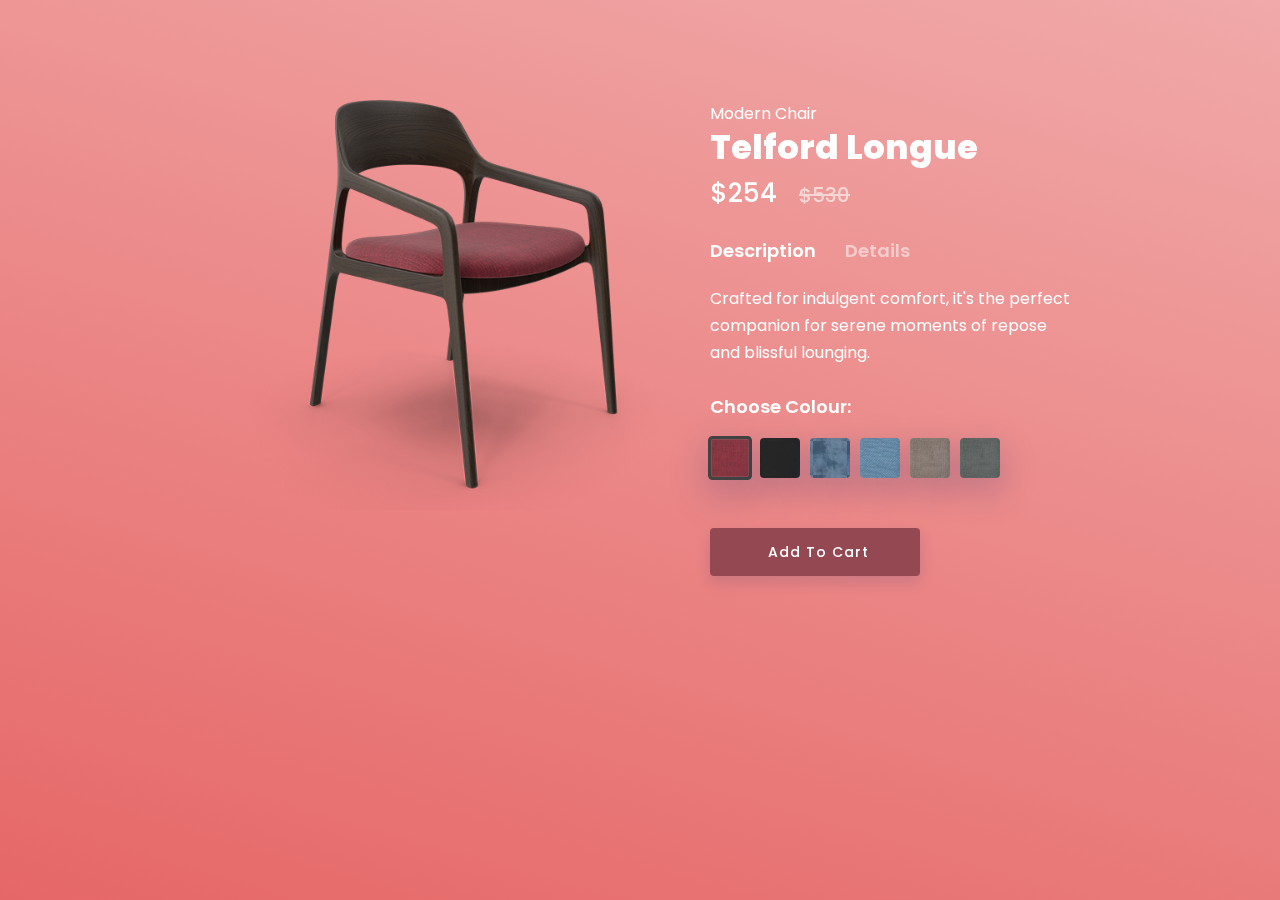
<file: index.html>
<!DOCTYPE html>
<html lang="en">
<head>
    <meta charset="UTF-8">
    <meta name="viewport" content="width=device-width, initial-scale=1.0">
    <title>Modern Chair</title>
    <link rel="stylesheet" href="styles.css">
</head>
<body>
    
    <div class="section-fluid-main">
        <div class="section">
            <div class="info-wrap mob-margin">
                <p class="tittle-up">Modern Chair</p>
                <h2>Telford Longue</h2>
                <h4>$254 <span>$530</span></h4>

                <div class="section-fluid">

                    <input class="desc-btn" type="radio" id="desc-1" name="desc-btn" checked >
                    <label for="desc-1">Description</label>

                    <input class="desc-btn" type="radio" id="desc-2" name="desc-btn" >
                    <label for="desc-2">Details</label>

                    <div class="section-fluid desc-sec accor-1">
                        <p>
                    
                        Crafted for indulgent comfort, it's the perfect companion for serene moments of repose and blissful lounging.
                        </p>

                    </div>

                    <div class="section-fluid desc-sec accor-2">
                        <div class="section-inline">
                            <p><span>80</span>cm<br />Length</p>
                        </div>

                        <div class="section-inline">
                            <p><span>65</span>cm<br />Width</p>
                        </div>

                        <div class="section-inline">
                            <p><span>90</span>cm<br />Height</p>
                        </div>

                        <div class="section-inline">
                            <p><span>17.6</span>lbs<br />Weight</p>
                        </div>
                    </div>
                </div>

                <h5>Choose Colour:</h5>
            </div>

            <input class="color-btn for-color-1" type="radio" id="color-1" name="color-btn" checked>
            <label class="first-color" for="color-1"></label>

            <input class="color-btn for-color-2" type="radio" id="color-2" name="color-btn">
            <label class="color-2" for="color-2"></label>

            <input class="color-btn for-color-3" type="radio" id="color-3" name="color-btn">
            <label class="color-3" for="color-3"></label>

            <input class="color-btn for-color-4" type="radio" id="color-4" name="color-btn" >
            <label class="color-4" for="color-4"></label>

            <input class="color-btn for-color-5" type="radio" id="color-5" name="color-btn" >
            <label class="color-5" for="color-5"></label>

            <input class="color-btn for-color-6" type="radio" id="color-6" name="color-btn" >
            <label class="color-6" for="color-6"></label>

            <div class="info-wrap">
                <a href="#" class="btn"><i class="uil uil-shopping-cart icon"></i>Add To Cart</a>
            </div>

            <div class="img-wrap chair-1"></div>
            <div class="img-wrap chair-2"></div>
            <div class="img-wrap chair-3"></div>
            <div class="img-wrap chair-4"></div>
            <div class="img-wrap chair-5"></div>
            <div class="img-wrap chair-6"></div>
            <div class="back-color"></div>
            <div class="back-color chair-2"></div>
            <div class="back-color chair-3"></div>
            <div class="back-color chair-4"></div>
            <div class="back-color chair-5"></div>
            <div class="back-color chair-6"></div>
        </div>
    </div>
</body>
</html>
</file>
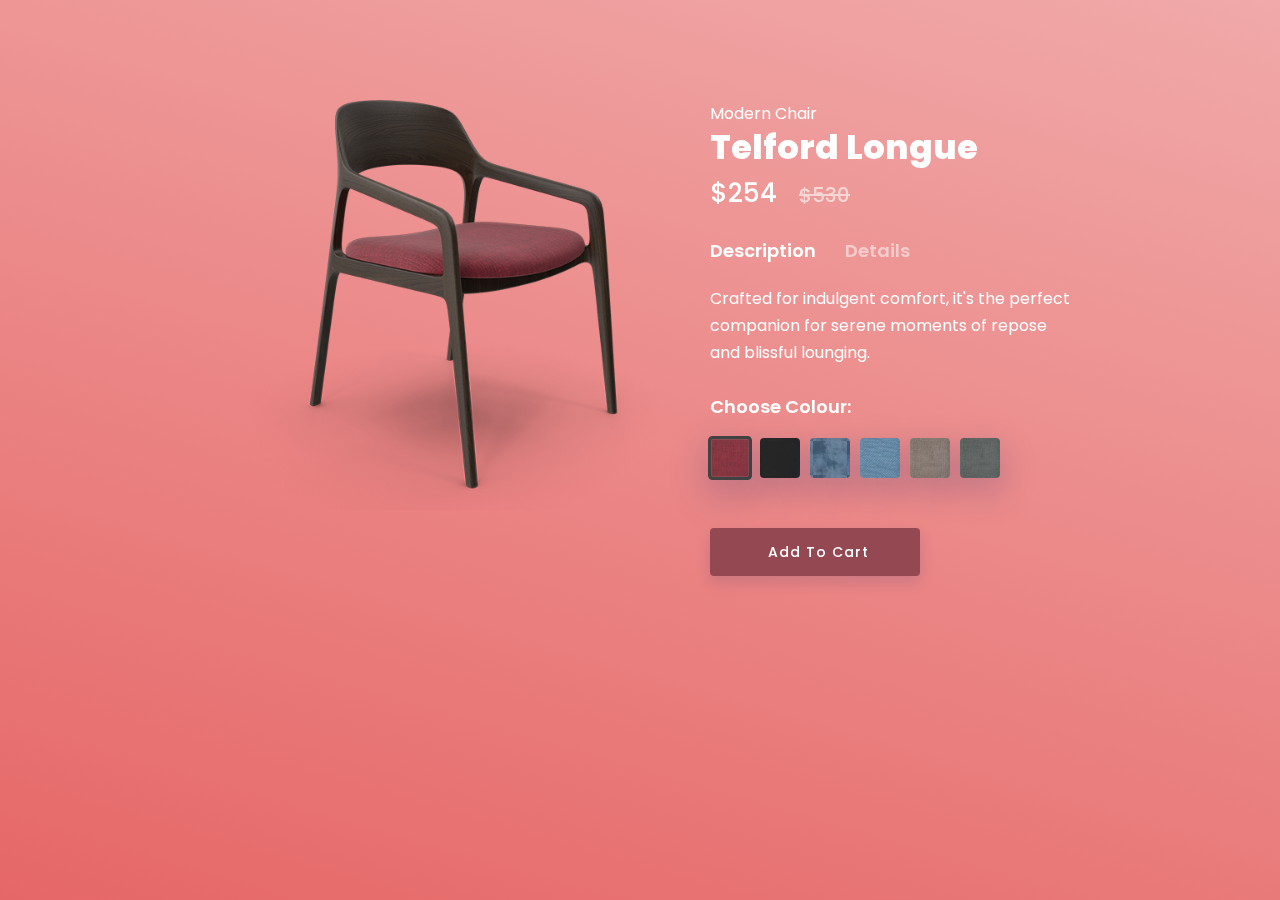
<file: code.html>
<!DOCTYPE html>
<html lang="en">
<head>
    <meta charset="UTF-8">
    <meta name="viewport" content="width=device-width, initial-scale=1.0">
    <title>Modern Chair</title>
    <link rel="stylesheet" href="styles.css">
</head>
<body>
    
    <div class="section-fluid-main">
        <div class="section">
            <div class="info-wrap mob-margin">
                <p class="tittle-up">Modern Chair</p>
                <h2>Telford Longue</h2>
                <h4>$254 <span>$530</span></h4>

                <div class="section-fluid">

                    <input class="desc-btn" type="radio" id="desc-1" name="desc-btn" checked >
                    <label for="desc-1">Description</label>

                    <input class="desc-btn" type="radio" id="desc-2" name="desc-btn" >
                    <label for="desc-2">Details</label>

                    <div class="section-fluid desc-sec accor-1">
                        <p>
                    
                        Crafted for indulgent comfort, it's the perfect companion for serene moments of repose and blissful lounging.
                        </p>

                    </div>

                    <div class="section-fluid desc-sec accor-2">
                        <div class="section-inline">
                            <p><span>80</span>cm<br />Length</p>
                        </div>

                        <div class="section-inline">
                            <p><span>65</span>cm<br />Width</p>
                        </div>

                        <div class="section-inline">
                            <p><span>90</span>cm<br />Height</p>
                        </div>

                        <div class="section-inline">
                            <p><span>17.6</span>lbs<br />Weight</p>
                        </div>
                    </div>
                </div>

                <h5>Choose Colour:</h5>
            </div>

            <input class="color-btn for-color-1" type="radio" id="color-1" name="color-btn" checked>
            <label class="first-color" for="color-1"></label>

            <input class="color-btn for-color-2" type="radio" id="color-2" name="color-btn">
            <label class="color-2" for="color-2"></label>

            <input class="color-btn for-color-3" type="radio" id="color-3" name="color-btn">
            <label class="color-3" for="color-3"></label>

            <input class="color-btn for-color-4" type="radio" id="color-4" name="color-btn" >
            <label class="color-4" for="color-4"></label>

            <input class="color-btn for-color-5" type="radio" id="color-5" name="color-btn" >
            <label class="color-5" for="color-5"></label>

            <input class="color-btn for-color-6" type="radio" id="color-6" name="color-btn" >
            <label class="color-6" for="color-6"></label>

            <div class="info-wrap">
                <a href="#" class="btn"><i class="uil uil-shopping-cart icon"></i>Add To Cart</a>
            </div>

            <div class="img-wrap chair-1"></div>
            <div class="img-wrap chair-2"></div>
            <div class="img-wrap chair-3"></div>
            <div class="img-wrap chair-4"></div>
            <div class="img-wrap chair-5"></div>
            <div class="img-wrap chair-6"></div>
            <div class="back-color"></div>
            <div class="back-color chair-2"></div>
            <div class="back-color chair-3"></div>
            <div class="back-color chair-4"></div>
            <div class="back-color chair-5"></div>
            <div class="back-color chair-6"></div>
        </div>
    </div>
</body>
</html>
</file>
<file: styles.css>
@import url("https://fonts.googleapis.com/css?family=Poppins:400,500,600,700,800,900");

*,
*::before,
*::after {
  margin: 0;
  padding: 0;
  box-sizing: border-box;
}

body {
  font-family: "Poppins", sans-serif;
  font-weight: 400;
  font-size: 15px;
  line-height: 1.7;
  color: #fff;
  background-color: #1f2029;
  min-height: 100vh;
  margin: 0;
  padding: 0;
  overflow-x: none;
}

p {
  font-family: "Poppins", sans-serif;
  font-weight: 400;
  font-size: 16px;
  line-height: 1.7;
  color: #fff;
  margin: 0;
}

.section-fluid-main {
  position: relative;
  display: block;
  width: 100%;
  overflow: hidden;
}

.section {
  position: relative;
  max-width: calc(100% - 40px);
  width: 860px;
  margin: 0 auto;
  display: flex;
  flex-wrap: wrap;
  padding: 100px 0;
}

.section-fluid {
  position: relative;
  width: 100%;
  display: block;
}

[type="radio"]:checked,
[type="radio"]:not(:checked) {
  position: absolute;
  visibility: hidden;
}

.color-btn:checked + label,
.color-btn:not(:checked) + label {
  position: relative;
  height: 40px;
  transition: all 200ms linear;
  border-radius: 4px;
  width: 40px;
  overflow: hidden;
  border: none;
  cursor: pointer;
  color: #ffeba7;
  margin-right: 10px;
  box-shadow: 0 12px 35px 0 rgba(16, 39, 112, 0.25);
  z-index: 10;
  background-position: center;
  background-size: cover;
  border: 3px solid transparent;
}

.color-btn:checked + label {
  border-color: #434343;
  transform: scale(1.1);
}

label.first-color {
  margin-left: 500px;
  background-image: url("images/color1.jpg");
}
label.color-2 {
  background-image: url("./images/color2.jpg");
}
label.color-3 {
  background-image: url("./images/color3.jpg");
}
label.color-4 {
  background-image: url("./images/color4.jpg");
}
label.color-5 {
  background-image: url("./images/color5.jpg");
}
label.color-6 {
  background-image: url("./images/color6.jpg");
}

.img-wrap {
  position: absolute;
  top: 100px;
  left: 0;
  width: 500px;
  height: 410px;
  display: inline-block;
  z-index: 9;
  transition: all 550ms linear;
  transition-delay: 100ms;
  background-position: center top;
  background-size: 100%;
  background-repeat: no-repeat;
  background-image: url("./images/chair1.png");
  opacity: 0;
}

.for-color-1:checked ~ .img-wrap.chair-1 {
  opacity: 1;
  animation: shake 0.7s cubic-bezier(0.36, 0.07, 0.19, 0.97) both;
}
.img-wrap.chair-2 {
  background-image: url("./images/chair2.png");
}
.for-color-2:checked ~ .img-wrap.chair-2 {
  opacity: 1;
  animation: shake 0.7s cubic-bezier(0.36, 0.07, 0.19, 0.97) both;
}
.img-wrap.chair-3 {
  background-image: url("./images/chair3.png");
}
.for-color-3:checked ~ .img-wrap.chair-3 {
  opacity: 1;
  animation: shake 0.7s cubic-bezier(0.36, 0.07, 0.19, 0.97) both;
}
.img-wrap.chair-4 {
  background-image: url("./images/chair4.png");
}
.for-color-4:checked ~ .img-wrap.chair-4 {
  opacity: 1;
  animation: shake 0.7s cubic-bezier(0.36, 0.07, 0.19, 0.97) both;
}
.img-wrap.chair-5 {
  background-image: url("./images/chair5.png");
}
.for-color-5:checked ~ .img-wrap.chair-5 {
  opacity: 1;
  animation: shake 0.7s cubic-bezier(0.36, 0.07, 0.19, 0.97) both;
}
.img-wrap.chair-6 {
  background-image: url("./images/chair6.png");
}
.for-color-6:checked ~ .img-wrap.chair-6 {
  opacity: 1;
  animation: shake 0.7s cubic-bezier(0.36, 0.07, 0.19, 0.97) both;
}
@keyframes shake {
  10%,
  90% {
    transform: translate3d(-1px, 0, 0) rotate(-1deg);
  }
  20%,
  80% {
    transform: translate3d(2px, 0, 0) rotate(2deg);
  }
  30%,
  50%,
  70% {
    transform: translate3d(-3px, 0, 0) rotate(-3deg);
  }
  40%,
  60% {
    transform: translate3d(3px, 0, 0) rotate(3deg);
  }
}

.back-color {
  position: fixed;
  top: 0;
  left: 0;
  width: 100%;
  height: 100%;
  display: block;
  z-index: 1;
  background-image: linear-gradient(196deg, #f1a9a9, #e66767);
  transition: all 250ms linear;
  transition-delay: 300ms;
}
.back-color.chair-2 {
  background-image: linear-gradient(196deg, #4c4c4c, #262626);
  opacity: 0;
}
.for-color-2:checked ~ .back-color.chair-2 {
  opacity: 1;
}
.back-color.chair-3 {
  background-image: linear-gradient(196deg, #8a9fb2, #5f7991);
  opacity: 0;
}
.for-color-3:checked ~ .back-color.chair-3 {
  opacity: 1;
}
.back-color.chair-4 {
  background-image: linear-gradient(196deg, #97afc3, #6789a7);
  opacity: 0;
}
.for-color-4:checked ~ .back-color.chair-4 {
  opacity: 1;
}
.back-color.chair-5 {
  background-image: linear-gradient(196deg, #afa6a0, #8c7f76);
  opacity: 0;
}
.for-color-5:checked ~ .back-color.chair-5 {
  opacity: 1;
}
.back-color.chair-6 {
  background-image: linear-gradient(196deg, #aaadac, #838786);
  opacity: 0;
}
.for-color-6:checked ~ .back-color.chair-6 {
  opacity: 1;
}

.info-wrap {
  position: relative;
  margin-left: 500px;
  z-index: 10;
  display: block;
  text-align: left;
}
.title-up {
  font-family: "Poppins", sans-serif;
  font-weight: 700;
  text-transform: uppercase;
  letter-spacing: 1px;
  font-size: 13px;
  line-height: 1.2;
  color: #fff;
  margin-top: 0;
  margin-bottom: 10px;
}
h2 {
  font-family: "Poppins", sans-serif;
  font-weight: 800;
  font-size: 34px;
  line-height: 1.2;
  color: #fff;
  margin-top: 0;
  margin-bottom: 10px;
}
h4 {
  font-family: "Poppins", sans-serif;
  font-weight: 500;
  font-size: 26px;
  line-height: 1.2;
  color: #fff;
  margin-top: 0;
  margin-bottom: 30px;
}
h4 span {
  text-decoration: line-through;
  font-size: 20px;
  opacity: 0.6;
  padding-left: 15px;
}
h5 {
  font-family: "Poppins", sans-serif;
  font-weight: 600;
  font-size: 18px;
  line-height: 1.2;
  color: #fff;
  margin-top: 0;
  margin-bottom: 20px;
}

.desc-btn:checked + label,
.desc-btn:not(:checked) + label {
  position: relative;
  transition: all 200ms linear;
  display: inline-block;
  border: none;
  cursor: pointer;
  color: #ffeba7;
  font-family: "Poppins", sans-serif;
  font-weight: 600;
  font-size: 18px;
  line-height: 1.2;
  color: #fff;
  margin-right: 25px;
  opacity: 0.5;
}
.desc-btn:checked + label {
  opacity: 1;
}
.desc-btn:not(:checked) + label:hover {
  opacity: 0.8;
}

.desc-sec {
  padding-top: 20px;
  padding-bottom: 30px;
  transition: all 250ms linear;
  opacity: 0;
  overflow: hidden;
  pointer-events: none;
  transform: translateY(20px);
}
.desc-sec.accor-2 {
  position: absolute;
  top: 25px;
  left: 0;
  width: 100%;
  z-index: 2;
}
#desc-1:checked ~ .desc-sec.accor-1 {
  opacity: 1;
  pointer-events: auto;
  transform: translateY(0);
}
#desc-2:checked ~ .desc-sec.accor-2 {
  opacity: 1;
  pointer-events: auto;
  transform: translateY(0);
}

.section-inline{

    display: inline-block;
    margin-right: 20px;
}

.section-inline p span{

    font-size: 30px;
    line-height: 1.1;
}
.section-inline {
    position: relative;
    display: inline-block;
    margin-right: 20px;
  }
  .section-inline p span {
    font-size: 30px;
    line-height: 1.1;
  }
  
  .btn {
    position: relative;
    font-family: "Poppins", sans-serif;
    font-weight: 500;
    font-size: 14px;
    line-height: 2;
    height: 48px;
    border-radius: 4px;
    width: 210px;
    letter-spacing: 1px;
    display: inline-flex;
    align-items: center;
    justify-content: center;
    border: none;
    cursor: pointer;
    overflow: hidden;
    background-color: transparent;
    color: #fff;
    box-shadow: 0 6px 15px 0 rgba(16, 39, 112, 0.15);
    transition: all 250ms linear;
    text-decoration: none;
    margin-top: 50px;
  }
  .icon {
    padding-right: 7px;
    font-size: 20px;
  }
  .btn:before {
    position: absolute;
    top: 0;
    left: 0;
    width: 100%;
    height: 100%;
    content: "";
    z-index: -1;
    background-color: #944852;
    transition: background-color 250ms 300ms ease;
  }
  .btn:hover {
    box-shadow: 0 12px 35px 0 rgba(16, 39, 112, 0.25);
    background-color: #333;
  }
  .for-color-2:checked ~ .info-wrap .btn:before {
    background-color: #1a1a1a;
  }
  .for-color-3:checked ~ .info-wrap .btn:before {
    background-color: #40566e;
  }
  .for-color-4:checked ~ .info-wrap .btn:before {
    background-color: #5e89b2;
  }
  .for-color-5:checked ~ .info-wrap .btn:before {
    background-color: #8c7f76;
  }
  .for-color-6:checked ~ .info-wrap .btn:before {
    background-color: #5d6160;
  }
  
  @media screen and (max-width: 991px) {
    .section {
      margin: 0 auto;
      text-align: center;
      max-width: calc(100% - 40px);
      width: 370px;
    }
    label.first-color {
      margin-left: 0;
    }
    .info-wrap {
      margin-left: 0;
      width: 370px;
      margin: 0 auto;
      text-align: center;
    }
    .img-wrap {
      width: 375px;
      height: 308px;
      left: 50%;
      margin-left: -190px;
    }
    .mob-margin {
      margin-top: 320px;
    }
    .desc-btn:checked + label,
    .desc-btn:not(:checked) + label {
      margin-right: 15px;
      margin-left: 15px;
    }
    .color-btn:checked + label,
    .color-btn:not(:checked) + label {
      height: 40px;
      width: 40px;
      margin: 5px auto;
      text-align: center;
    }
    .section-inline {
      margin: 0 5px;
    }
  }
  
  @media screen and (max-width: 575px) {
    .section {
      width: 280px;
    }
    .info-wrap {
      width: 280px;
    }
    .color-btn:checked + label,
    .color-btn:not(:checked) + label {
      height: 30px;
      width: 30px;
    }
    .section-inline p span {
      font-size: 24px;
      line-height: 1.1;
    }
    .section-inline p {
      font-size: 14px;
    }
  }
</file>
